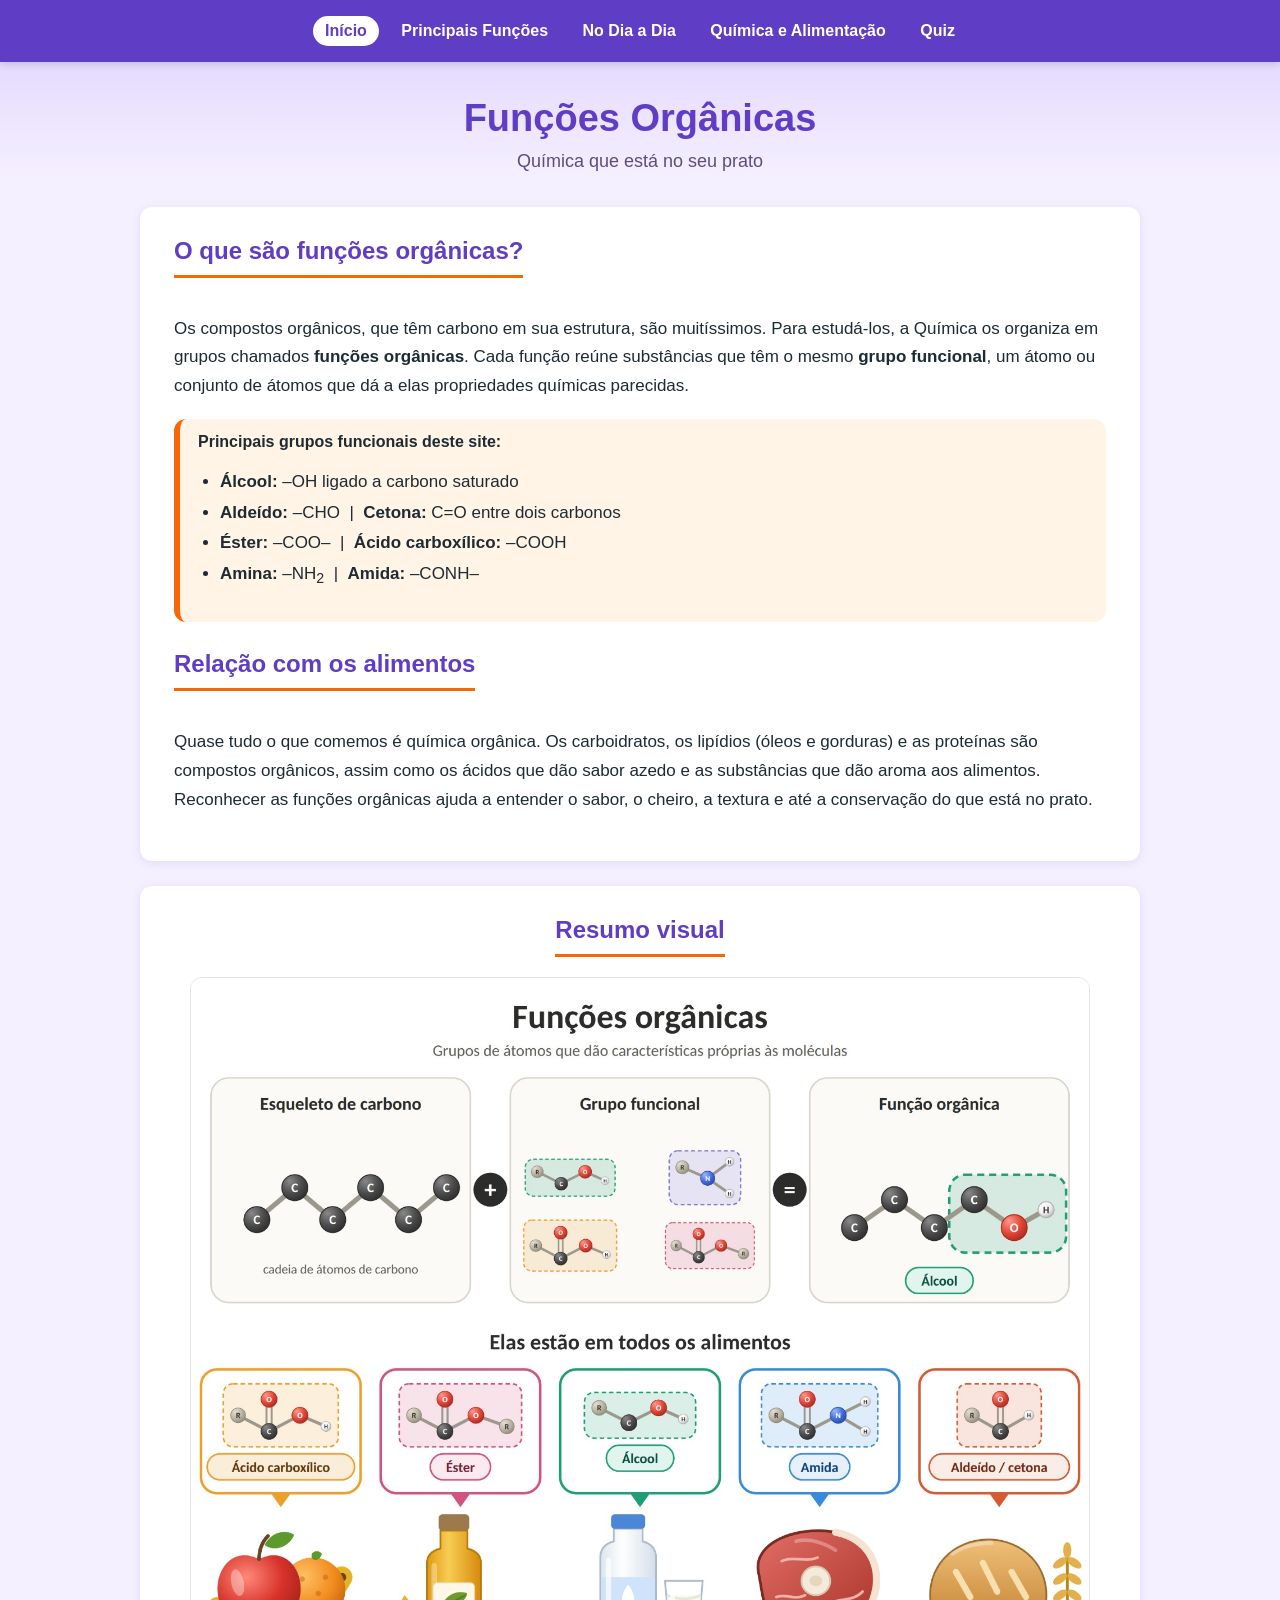
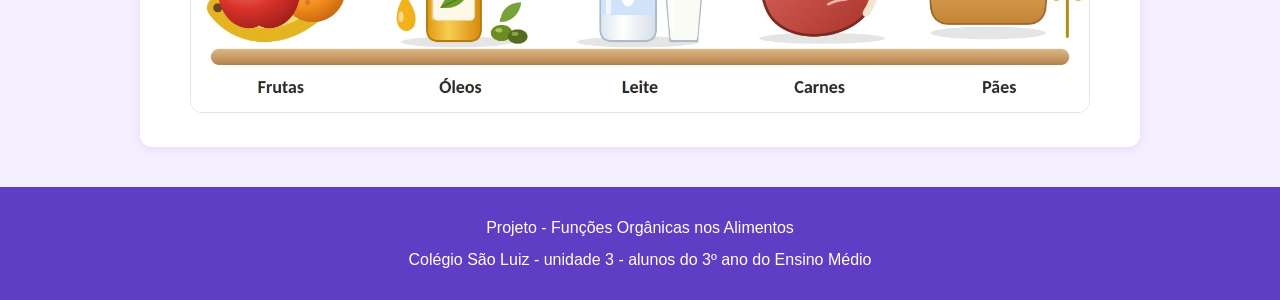
<file: index.html>
<!DOCTYPE html>
<html lang="pt-br">
<head>
    <meta charset="UTF-8">
    <meta name="viewport" content="width=device-width, initial-scale=1.0">
    <title>Início | Funções Orgânicas nos Alimentos</title>
    <link rel="stylesheet" href="style.css">
</head>
<body class="p1">
    <nav>
        <a href="index.html" class="ativo">Início</a>
        <a href="principais.html">Principais Funções</a>
        <a href="diaadia.html">No Dia a Dia</a>
        <a href="quimica.html">Química e Alimentação</a>
        <a href="quiz.html">Quiz</a>
    </nav>
    <header>
        <h1>Funções Orgânicas</h1>
        <p class="sub">Química que está no seu prato</p>
    </header>
    <main>
        <section>
            <h2>O que são funções orgânicas?</h2>
            <p>Os compostos orgânicos, que têm carbono em sua estrutura, são muitíssimos. Para estudá-los, a Química os organiza em grupos chamados <strong>funções orgânicas</strong>. Cada função reúne substâncias que têm o mesmo <strong>grupo funcional</strong>, um átomo ou conjunto de átomos que dá a elas propriedades químicas parecidas.</p>
            <div class="destaque-box"><strong>Principais grupos funcionais deste site:</strong>
                <ul class="lista-simples">
                    <li><strong>Álcool:</strong> –OH ligado a carbono saturado</li>
                    <li><strong>Aldeído:</strong> –CHO &nbsp;|&nbsp; <strong>Cetona:</strong> C=O entre dois carbonos</li>
                    <li><strong>Éster:</strong> –COO– &nbsp;|&nbsp; <strong>Ácido carboxílico:</strong> –COOH</li>
                    <li><strong>Amina:</strong> –NH<sub>2</sub> &nbsp;|&nbsp; <strong>Amida:</strong> –CONH–</li>
                </ul>
            </div>
            <h2 style="margin-top:28px">Relação com os alimentos</h2>
            <p>Quase tudo o que comemos é química orgânica. Os carboidratos, os lipídios (óleos e gorduras) e as proteínas são compostos orgânicos, assim como os ácidos que dão sabor azedo e as substâncias que dão aroma aos alimentos. Reconhecer as funções orgânicas ajuda a entender o sabor, o cheiro, a textura e até a conservação do que está no prato.</p>
        </section>
        <section class="figura-secao">
            <h2>Resumo visual</h2>
            <img src="Imagens/pagina1.jpeg" alt="Esquema mostrando que o esqueleto de carbono somado a um grupo funcional forma a função orgânica, com exemplos em frutas, óleos, leite, carnes e pães">
        </section>
    </main>
    <footer>
        <p>Projeto - Funções Orgânicas nos Alimentos</p>
        <p>Colégio São Luiz - unidade 3 - alunos do 3º ano do Ensino Médio</p>
    </footer>
    <script src="script.js"></script>
</body>
</html>
</file>
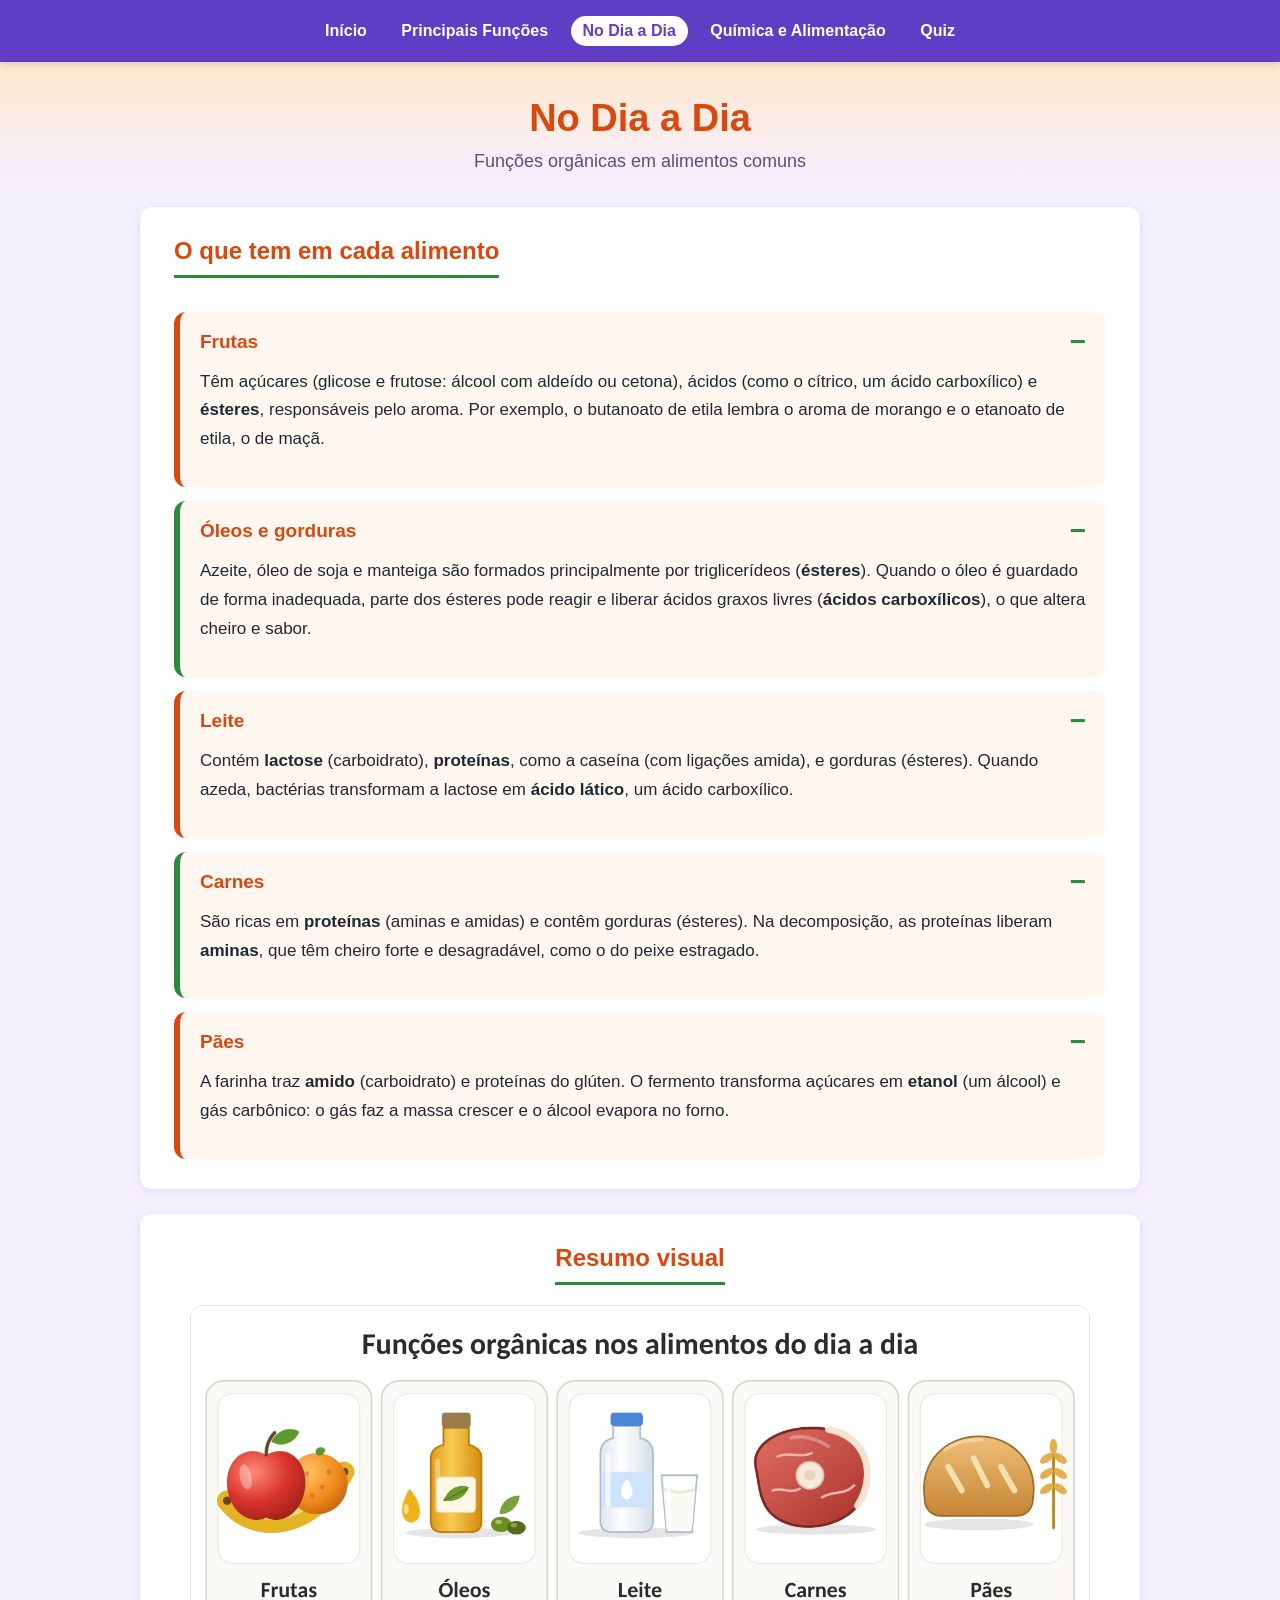
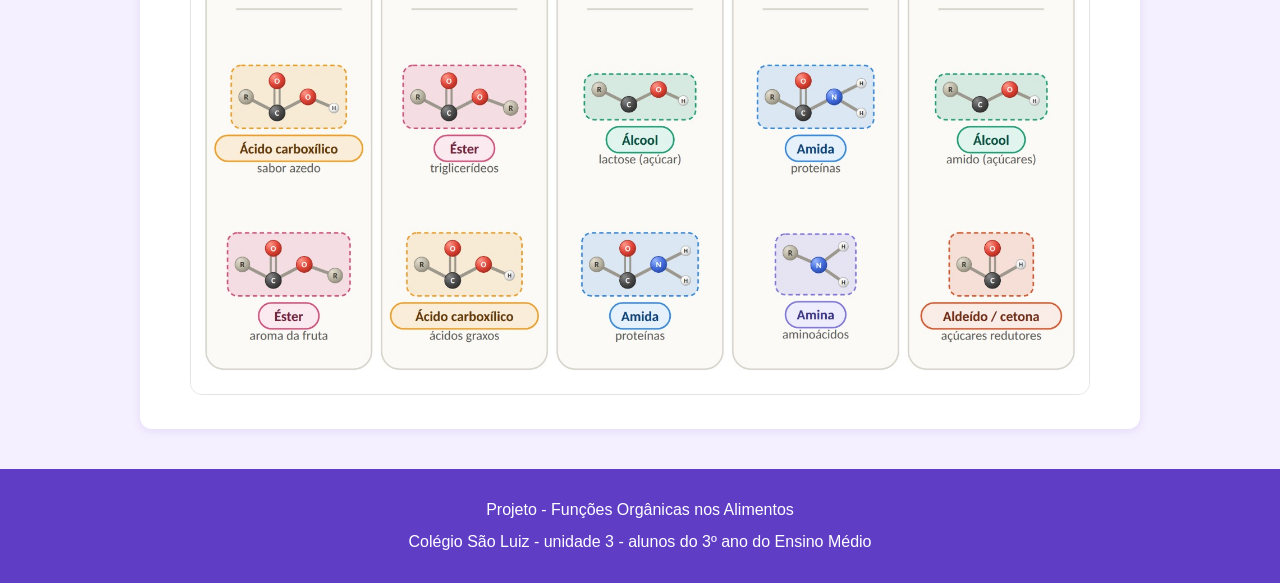
<file: diaadia.html>
<!DOCTYPE html>
<html lang="pt-br">
<head>
    <meta charset="UTF-8">
    <meta name="viewport" content="width=device-width, initial-scale=1.0">
    <title>No Dia a Dia | Funções Orgânicas nos Alimentos</title>
    <link rel="stylesheet" href="style.css">
</head>
<body class="p3">
    <nav>
        <a href="index.html">Início</a>
        <a href="principais.html">Principais Funções</a>
        <a href="diaadia.html" class="ativo">No Dia a Dia</a>
        <a href="quimica.html">Química e Alimentação</a>
        <a href="quiz.html">Quiz</a>
    </nav>
    <header>
        <h1>No Dia a Dia</h1>
        <p class="sub">Funções orgânicas em alimentos comuns</p>
    </header>
    <main>
        <section>
            <h2>O que tem em cada alimento</h2>
            <article class="acordeao aberto">
                <button class="titulo-acordeao">Frutas <span>+</span></button>
                <div class="conteudo-acordeao">
                    <p>Têm açúcares (glicose e frutose: álcool com aldeído ou cetona), ácidos (como o cítrico, um ácido carboxílico) e <strong>ésteres</strong>, responsáveis pelo aroma. Por exemplo, o butanoato de etila lembra o aroma de morango e o etanoato de etila, o de maçã.</p>
                </div>
            </article>
            <article class="acordeao aberto">
                <button class="titulo-acordeao">Óleos e gorduras <span>+</span></button>
                <div class="conteudo-acordeao">
                    <p>Azeite, óleo de soja e manteiga são formados principalmente por triglicerídeos (<strong>ésteres</strong>). Quando o óleo é guardado de forma inadequada, parte dos ésteres pode reagir e liberar ácidos graxos livres (<strong>ácidos carboxílicos</strong>), o que altera cheiro e sabor.</p>
                </div>
            </article>
            <article class="acordeao aberto">
                <button class="titulo-acordeao">Leite <span>+</span></button>
                <div class="conteudo-acordeao">
                    <p>Contém <strong>lactose</strong> (carboidrato), <strong>proteínas</strong>, como a caseína (com ligações amida), e gorduras (ésteres). Quando azeda, bactérias transformam a lactose em <strong>ácido lático</strong>, um ácido carboxílico.</p>
                </div>
            </article>
            <article class="acordeao aberto">
                <button class="titulo-acordeao">Carnes <span>+</span></button>
                <div class="conteudo-acordeao">
                    <p>São ricas em <strong>proteínas</strong> (aminas e amidas) e contêm gorduras (ésteres). Na decomposição, as proteínas liberam <strong>aminas</strong>, que têm cheiro forte e desagradável, como o do peixe estragado.</p>
                </div>
            </article>
            <article class="acordeao aberto">
                <button class="titulo-acordeao">Pães <span>+</span></button>
                <div class="conteudo-acordeao">
                    <p>A farinha traz <strong>amido</strong> (carboidrato) e proteínas do glúten. O fermento transforma açúcares em <strong>etanol</strong> (um álcool) e gás carbônico: o gás faz a massa crescer e o álcool evapora no forno.</p>
                </div>
            </article>
        </section>
        <section class="figura-secao">
            <h2>Resumo visual</h2>
            <img src="Imagens/pagina3.jpeg" alt="Funções orgânicas encontradas em frutas, óleos, leite, carnes e pães">
        </section>
    </main>
    <footer>
        <p>Projeto - Funções Orgânicas nos Alimentos</p>
        <p>Colégio São Luiz - unidade 3 - alunos do 3º ano do Ensino Médio</p>
    </footer>
    <script src="script.js"></script>
</body>
</html>
</file>
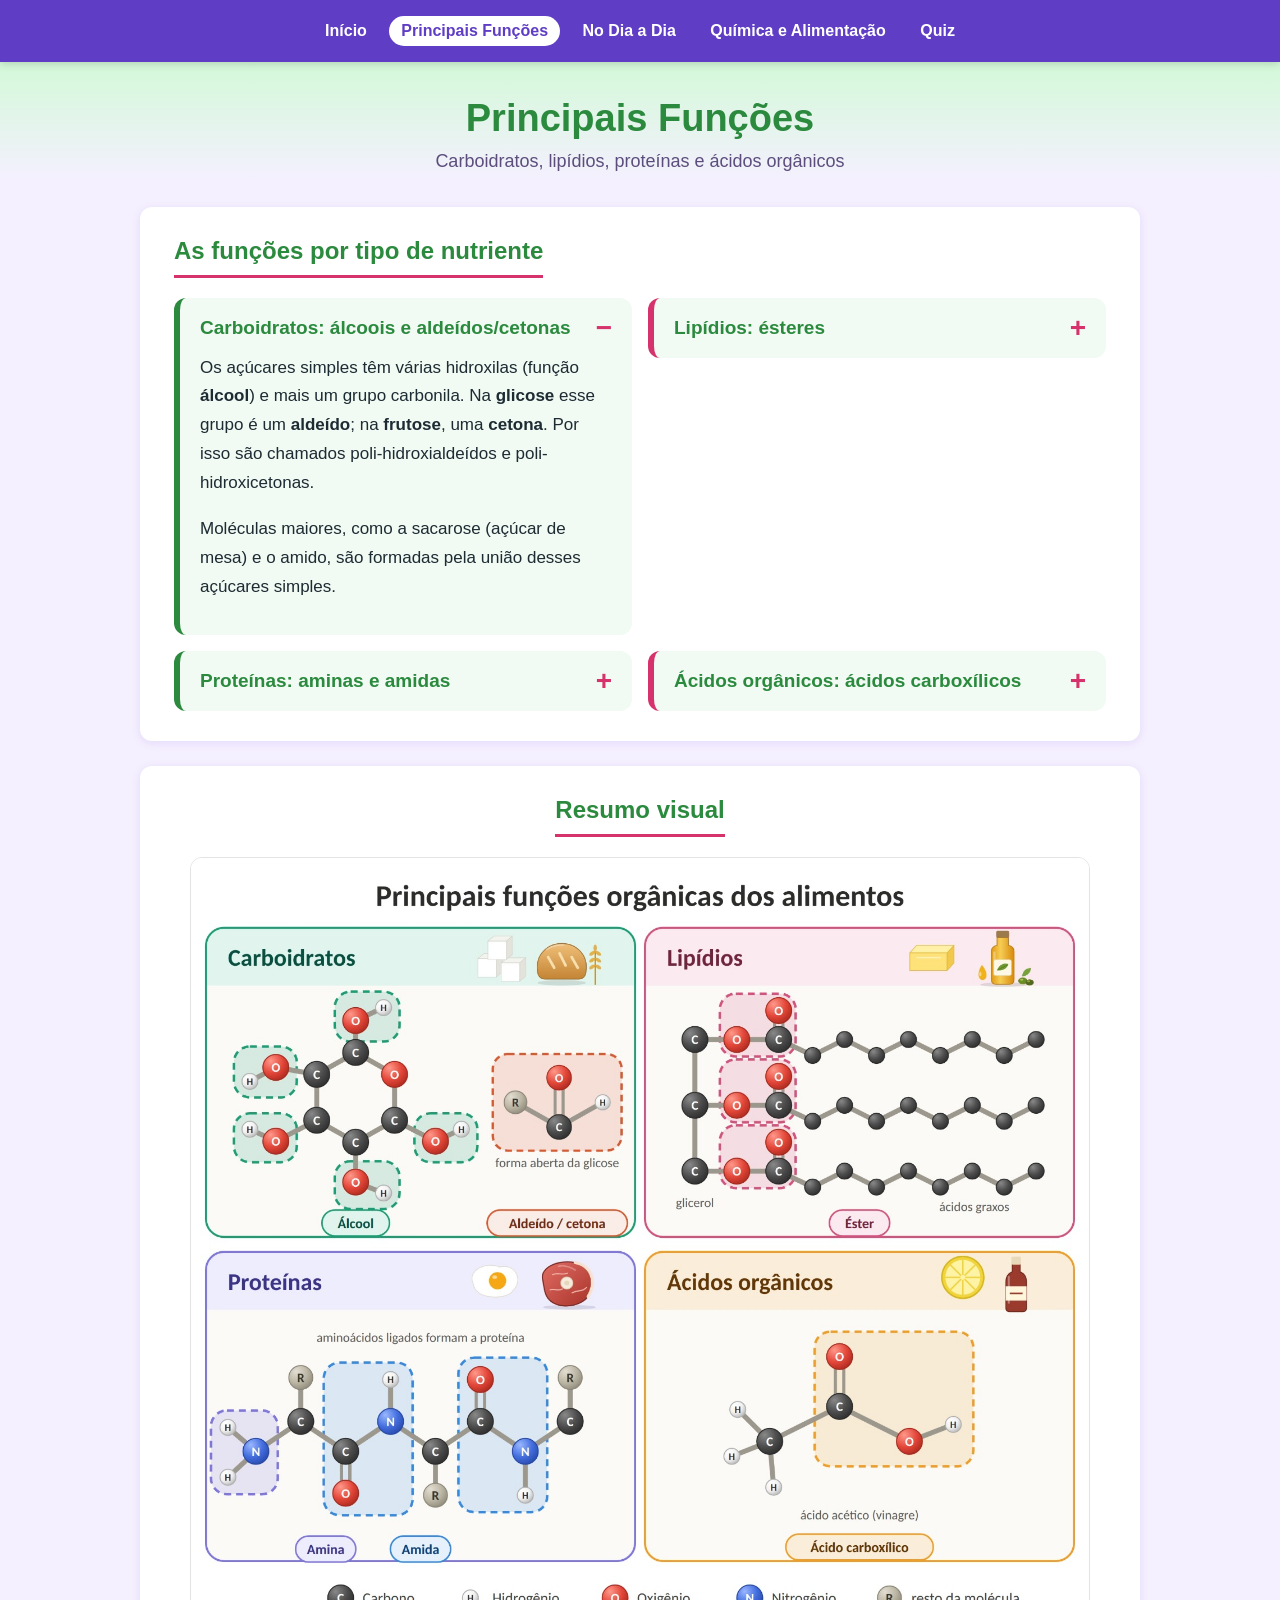
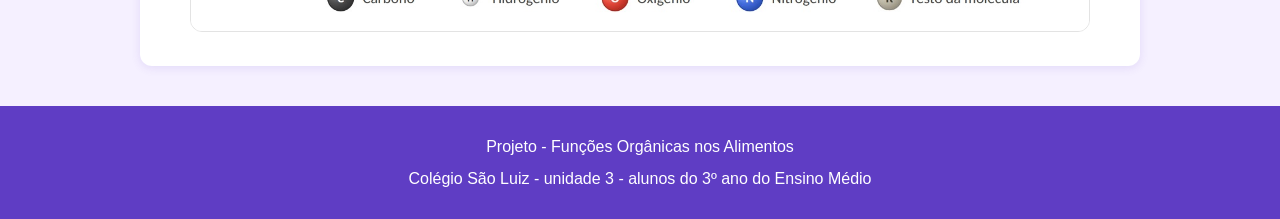
<file: principais.html>
<!DOCTYPE html>
<html lang="pt-br">
<head>
    <meta charset="UTF-8">
    <meta name="viewport" content="width=device-width, initial-scale=1.0">
    <title>Principais Funções | Funções Orgânicas nos Alimentos</title>
    <link rel="stylesheet" href="style.css">
</head>
<body class="p2">
    <nav>
        <a href="index.html">Início</a>
        <a href="principais.html" class="ativo">Principais Funções</a>
        <a href="diaadia.html">No Dia a Dia</a>
        <a href="quimica.html">Química e Alimentação</a>
        <a href="quiz.html">Quiz</a>
    </nav>
    <header>
        <h1>Principais Funções</h1>
        <p class="sub">Carboidratos, lipídios, proteínas e ácidos orgânicos</p>
    </header>
    <main>
        <section>
            <h2>As funções por tipo de nutriente</h2>
            <div class="grade-2">
            <article class="acordeao aberto">
                <button class="titulo-acordeao">Carboidratos: álcoois e aldeídos/cetonas <span>+</span></button>
                <div class="conteudo-acordeao">
                    <p>Os açúcares simples têm várias hidroxilas (função <strong>álcool</strong>) e mais um grupo carbonila. Na <strong>glicose</strong> esse grupo é um <strong>aldeído</strong>; na <strong>frutose</strong>, uma <strong>cetona</strong>. Por isso são chamados poli-hidroxialdeídos e poli-hidroxicetonas.</p>
                    <p>Moléculas maiores, como a sacarose (açúcar de mesa) e o amido, são formadas pela união desses açúcares simples.</p>
                </div>
            </article>
            <article class="acordeao ">
                <button class="titulo-acordeao">Lipídios: ésteres <span>+</span></button>
                <div class="conteudo-acordeao">
                    <p>Óleos e gorduras são formados por <strong>triglicerídeos</strong>, que são <strong>triésteres</strong>: uma molécula de glicerol ligada a três ácidos graxos pela função éster.</p>
                    <p>Em geral, os óleos (líquidos) têm mais ligações duplas na cadeia dos ácidos graxos, e as gorduras (sólidas), mais ligações simples.</p>
                </div>
            </article>
            <article class="acordeao ">
                <button class="titulo-acordeao">Proteínas: aminas e amidas <span>+</span></button>
                <div class="conteudo-acordeao">
                    <p>As proteínas são cadeias de <strong>aminoácidos</strong>, e cada aminoácido possui um grupo <strong>amina</strong> (–NH<sub>2</sub>) e um grupo <strong>ácido carboxílico</strong> (–COOH).</p>
                    <p>Na cadeia, o grupo ácido de um aminoácido se liga ao grupo amina do seguinte, formando uma <strong>ligação peptídica</strong>, que é uma <strong>amida</strong> (–CONH–).</p>
                </div>
            </article>
            <article class="acordeao ">
                <button class="titulo-acordeao">Ácidos orgânicos: ácidos carboxílicos <span>+</span></button>
                <div class="conteudo-acordeao">
                    <p>Os ácidos carboxílicos têm o grupo <strong>–COOH</strong> e costumam dar sabor azedo aos alimentos. Exemplos: o <strong>ácido acético</strong> (vinagre), o <strong>ácido cítrico</strong> (laranja e limão) e o <strong>ácido lático</strong> (leite azedo e iogurte).</p>
                </div>
            </article>
            </div>
        </section>
        <section class="figura-secao">
            <h2>Resumo visual</h2>
            <img src="Imagens/pagina2.jpeg" alt="Funções orgânicas presentes em carboidratos, lipídios, proteínas e ácidos orgânicos, com as moléculas e os grupos funcionais destacados">
        </section>
    </main>
    <footer>
        <p>Projeto - Funções Orgânicas nos Alimentos</p>
        <p>Colégio São Luiz - unidade 3 - alunos do 3º ano do Ensino Médio</p>
    </footer>
    <script src="script.js"></script>
</body>
</html>
</file>
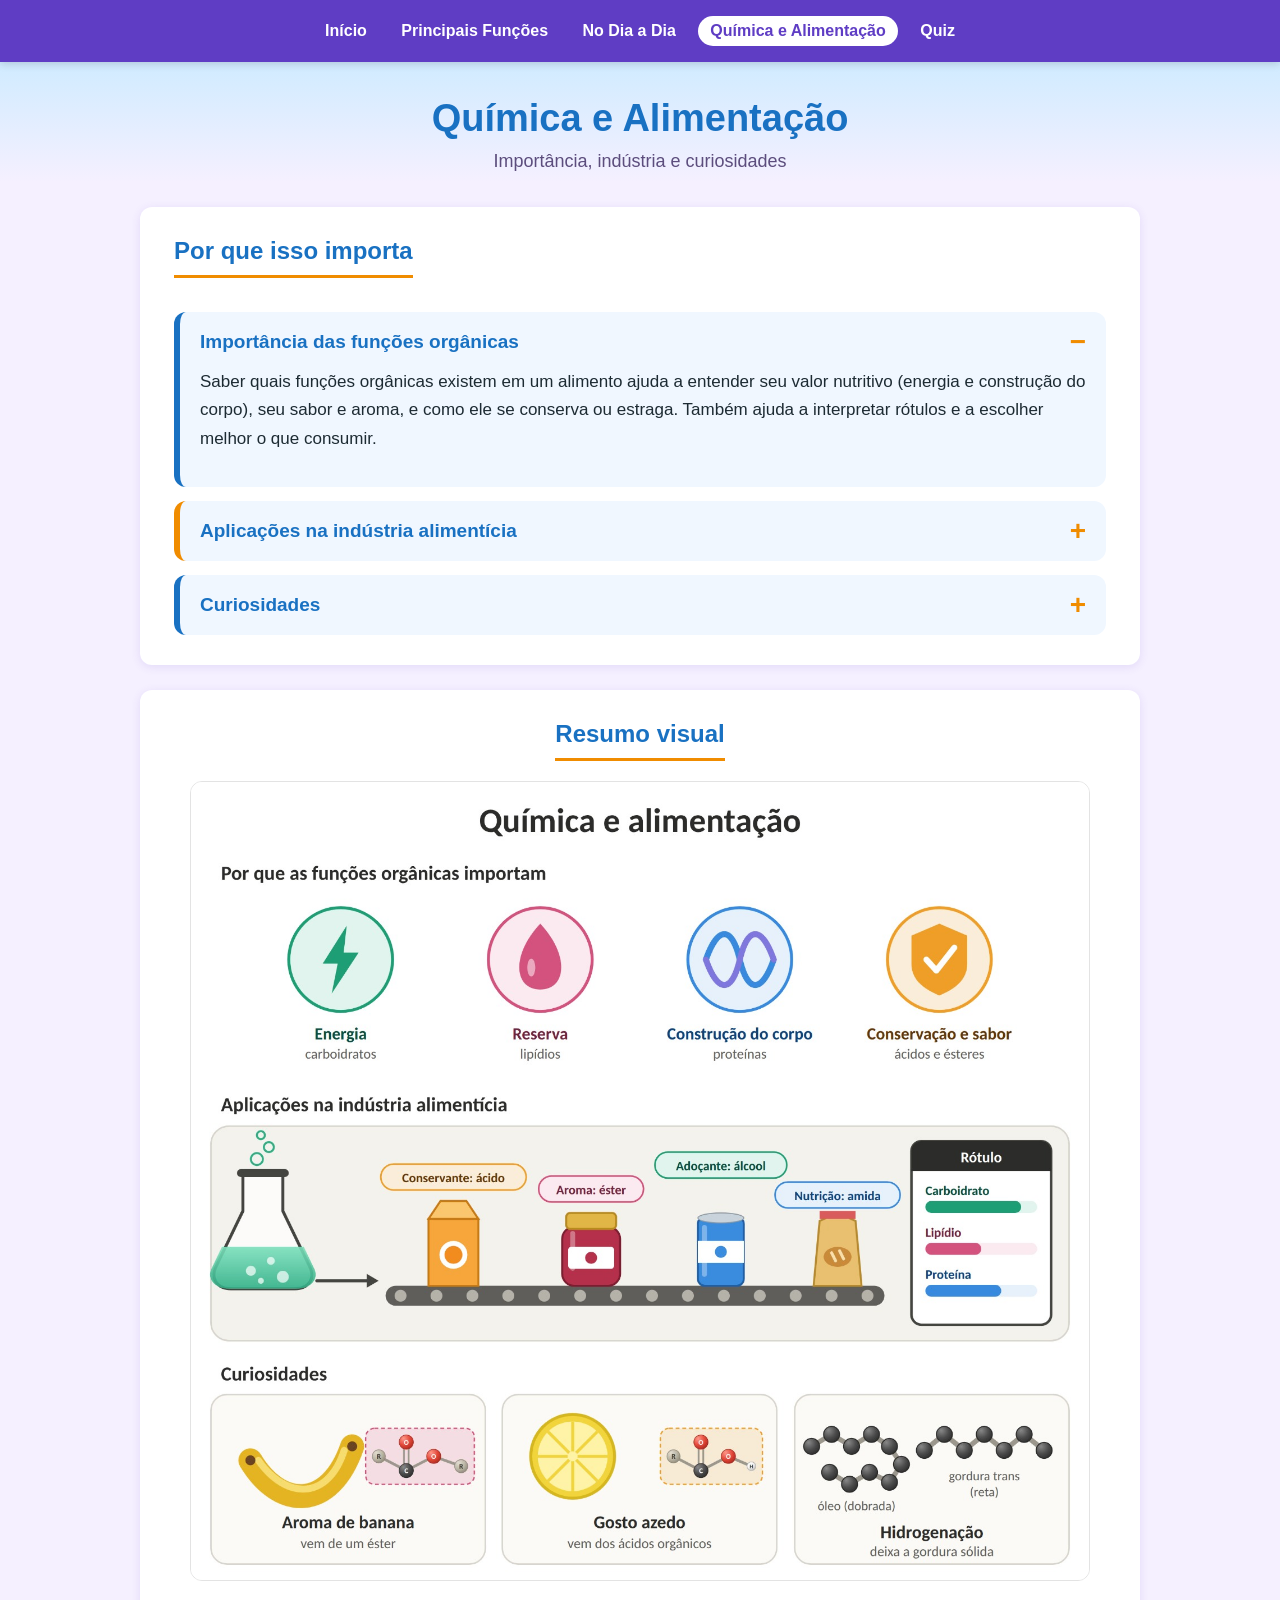
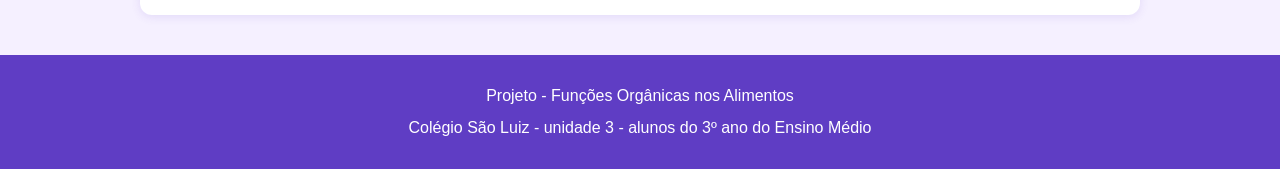
<file: quimica.html>
<!DOCTYPE html>
<html lang="pt-br">
<head>
    <meta charset="UTF-8">
    <meta name="viewport" content="width=device-width, initial-scale=1.0">
    <title>Química e Alimentação | Funções Orgânicas nos Alimentos</title>
    <link rel="stylesheet" href="style.css">
</head>
<body class="p4">
    <nav>
        <a href="index.html">Início</a>
        <a href="principais.html">Principais Funções</a>
        <a href="diaadia.html">No Dia a Dia</a>
        <a href="quimica.html" class="ativo">Química e Alimentação</a>
        <a href="quiz.html">Quiz</a>
    </nav>
    <header>
        <h1>Química e Alimentação</h1>
        <p class="sub">Importância, indústria e curiosidades</p>
    </header>
    <main>
        <section>
            <h2>Por que isso importa</h2>
            <article class="acordeao aberto">
                <button class="titulo-acordeao">Importância das funções orgânicas <span>+</span></button>
                <div class="conteudo-acordeao">
                    <p>Saber quais funções orgânicas existem em um alimento ajuda a entender seu valor nutritivo (energia e construção do corpo), seu sabor e aroma, e como ele se conserva ou estraga. Também ajuda a interpretar rótulos e a escolher melhor o que consumir.</p>
                </div>
            </article>
            <article class="acordeao ">
                <button class="titulo-acordeao">Aplicações na indústria alimentícia <span>+</span></button>
                <div class="conteudo-acordeao">
                    <ul class="lista-simples">
                        <li><strong>Aromatizantes (ésteres):</strong> imitam o aroma e o gosto de frutas em balas, refrigerantes, sorvetes e xaropes.</li>
                        <li><strong>Conservantes:</strong> o ácido benzoico, por exemplo, impede o crescimento de microrganismos.</li>
                        <li><strong>Acidulantes:</strong> ácidos como o cítrico dão sabor azedo e ajudam na conservação.</li>
                        <li><strong>Fermentação:</strong> produz pão, iogurte, queijo, vinagre e bebidas.</li>
                    </ul>
                </div>
            </article>
            <article class="acordeao ">
                <button class="titulo-acordeao">Curiosidades <span>+</span></button>
                <div class="conteudo-acordeao">
                    <ul class="lista-simples">
                        <li>O aroma da baunilha vem em grande parte da <strong>vanilina</strong>, molécula que contém um grupo aldeído.</li>
                        <li>Um mesmo grupo funcional pode dar aromas muito diferentes: vários ésteres são cheiros de frutas distintas.</li>
                        <li>O vinagre é uma solução de ácido acético, um ácido carboxílico.</li>
                        <li>O cheiro de peixe fresco que passa do ponto vem de aminas.</li>
                    </ul>
                </div>
            </article>
        </section>
        <section class="figura-secao">
            <h2>Resumo visual</h2>
            <img src="Imagens/pagina4.jpeg" alt="Importância das funções orgânicas, aplicações na indústria alimentícia e curiosidades sobre química e alimentação">
        </section>
    </main>
    <footer>
        <p>Projeto - Funções Orgânicas nos Alimentos</p>
        <p>Colégio São Luiz - unidade 3 - alunos do 3º ano do Ensino Médio</p>
    </footer>
    <script src="script.js"></script>
</body>
</html>
</file>
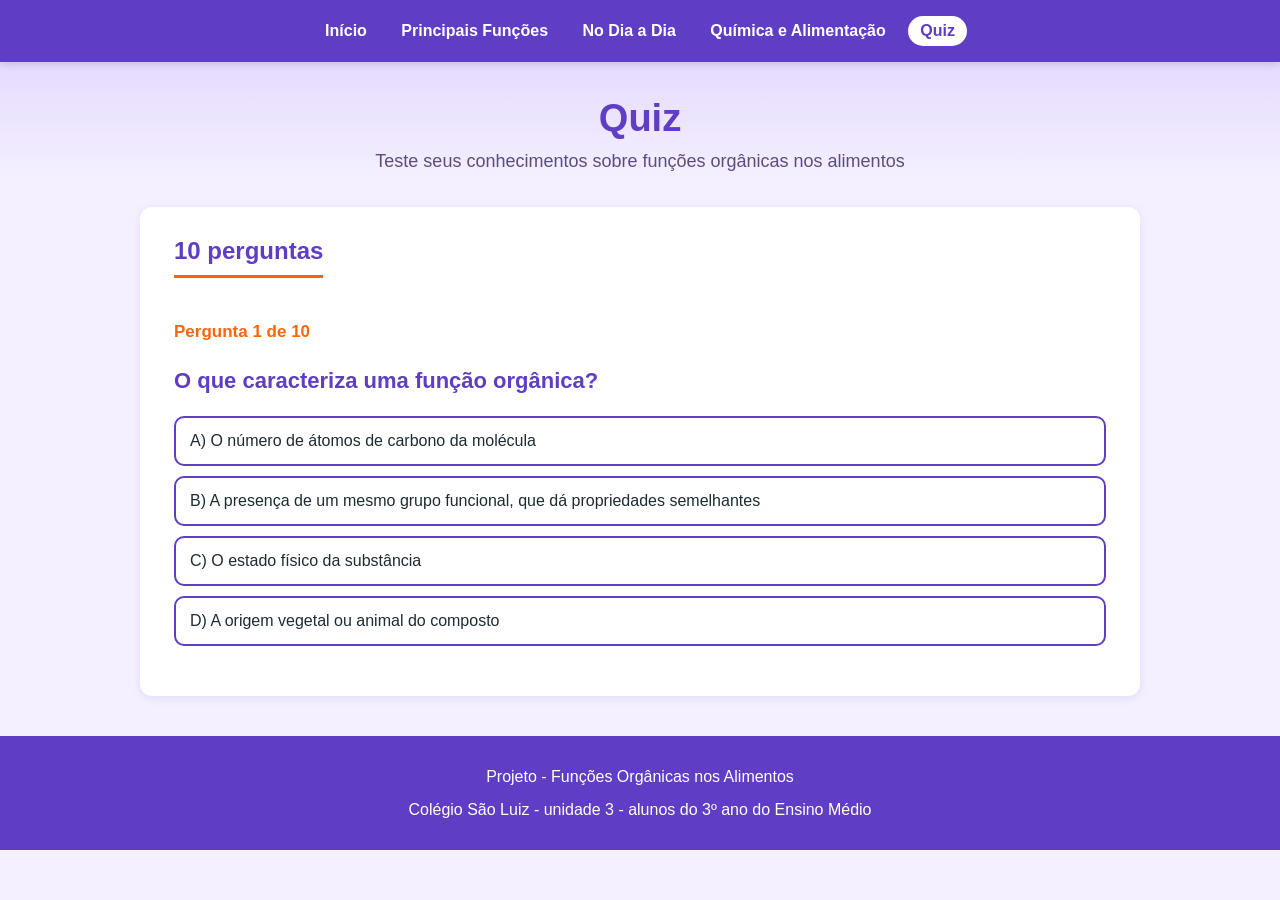
<file: quiz.html>
<!DOCTYPE html>
<html lang="pt-br">
<head>
    <meta charset="UTF-8">
    <meta name="viewport" content="width=device-width, initial-scale=1.0">
    <title>Quiz | Funções Orgânicas nos Alimentos</title>
    <link rel="stylesheet" href="style.css">
</head>
<body class="p5">
    <nav>
        <a href="index.html">Início</a>
        <a href="principais.html">Principais Funções</a>
        <a href="diaadia.html">No Dia a Dia</a>
        <a href="quimica.html">Química e Alimentação</a>
        <a href="quiz.html" class="ativo">Quiz</a>
    </nav>
    <header>
        <h1>Quiz</h1>
        <p class="sub">Teste seus conhecimentos sobre funções orgânicas nos alimentos</p>
    </header>
    <main>
        <section>
            <h2>10 perguntas</h2>
            <div id="quiz-container">
                <p id="progresso"></p>
                <h3 id="pergunta"></h3>
                <div id="alternativas"></div>
                <p id="feedback"></p>
                <button id="proxima" onclick="proximaPergunta()">Próxima pergunta</button>
            </div>
        </section>
    </main>
    <footer>
        <p>Projeto - Funções Orgânicas nos Alimentos</p>
        <p>Colégio São Luiz - unidade 3 - alunos do 3º ano do Ensino Médio</p>
    </footer>
    <script src="script.js"></script>
</body>
</html>
</file>
<file: style.css>
:root{--primary-color:#5f3dc4;--accent-color:#f76707;--bg-light:#f5f0ff;--bg-card:#f8f5ff;--text-dark:#1d2b33;--radius:12px;--tint:#e5dbff;--menu:#5f3dc4}
body.p1{--primary-color:#5f3dc4;--accent-color:#f76707;--tint:#e5dbff}
body.p2{--primary-color:#2b8a3e;--accent-color:#d6336c;--bg-card:#f1faf3;--tint:#d3f9d8}
body.p3{--primary-color:#d9480f;--accent-color:#2b8a3e;--bg-card:#fff7f0;--tint:#ffe8cc}
body.p4{--primary-color:#1971c2;--accent-color:#f08c00;--bg-card:#f0f7ff;--tint:#d0ebff}
*{box-sizing:border-box}
html{scroll-behavior:smooth}
body{margin:0;font-family:"Segoe UI",Arial,sans-serif;background:var(--bg-light);color:var(--text-dark)}
p{line-height:1.7}
nav{background:var(--menu);padding:14px;position:sticky;top:0;z-index:1000;text-align:center;box-shadow:0 2px 8px rgba(0,0,0,.15)}
nav a{color:#fff;text-decoration:none;margin:2px 3px;font-weight:600;display:inline-block;padding:6px 12px;border-radius:20px;transition:.2s}
nav a:hover{background:rgba(255,255,255,.2)}
nav a.ativo{background:#fff;color:var(--menu)}
header{text-align:center;padding:35px 20px 5px;background:linear-gradient(var(--tint),var(--bg-light))}
header h1{margin:0 0 6px;font-size:38px;color:var(--primary-color)}
header .sub{margin:0;color:#5c4d7d;font-size:18px}
.hero{max-width:1000px;width:92%;margin:25px auto 0}
.hero img{width:100%;height:auto;display:block;border-radius:var(--radius);box-shadow:0 4px 16px rgba(0,0,0,.18);border:4px solid #fff}
main{width:92%;max-width:1000px;margin:auto}
section{background:#fff;margin:25px 0;padding:30px;border-radius:var(--radius);box-shadow:0 2px 10px rgba(95,61,196,.12)}
section h2{color:var(--primary-color);border-bottom:3px solid var(--accent-color);padding-bottom:10px;margin-top:0;display:inline-block}
.acordeao{background:var(--bg-card);padding:16px 20px;margin-top:14px;border-left:6px solid var(--primary-color);border-radius:var(--radius)}
.acordeao:nth-of-type(even){border-left-color:var(--accent-color)}
.titulo-acordeao{width:100%;background:transparent;border:none;padding:0;font:600 19px "Segoe UI",Arial,sans-serif;color:var(--primary-color);cursor:pointer;display:flex;justify-content:space-between;align-items:center;text-align:left;gap:12px}
.titulo-acordeao span{font-size:28px;line-height:1;color:var(--accent-color)}
.conteudo-acordeao{display:none;margin-top:12px}
.conteudo-acordeao p:first-child{margin-top:0}
.lista-simples{padding-left:22px;line-height:1.8}
.destaque-box{background:#fff4e6;border-left:6px solid var(--accent-color);padding:14px 18px;border-radius:var(--radius);margin-top:18px}
#quiz-container{margin-top:20px}
#progresso{font-weight:bold;color:var(--accent-color)}
#pergunta{color:var(--primary-color);font-size:22px}
#alternativas{display:flex;flex-direction:column;gap:10px;margin:20px 0}
#alternativas button{padding:14px;border:2px solid var(--primary-color);border-radius:10px;background:#fff;cursor:pointer;text-align:left;font-size:16px;color:var(--text-dark)}
#alternativas button:hover:not(:disabled){background:#ece5ff}
#alternativas button.correta{background:#d4edda;border-color:#2e7d32;color:#1b5e20}
#alternativas button.errada{background:#f8d7da;border-color:#c62828;color:#8e0000}
#alternativas button:disabled{cursor:default}
#feedback{margin-top:15px;padding:12px;background:var(--bg-light);border-radius:8px;font-weight:600}
#feedback:empty{display:none}
#proxima,#refazer{background:var(--primary-color);color:#fff;border:none;padding:12px 22px;border-radius:25px;cursor:pointer;font-weight:bold;font-size:16px}
#proxima{display:none}
#proxima:hover,#refazer:hover{background:var(--accent-color)}
footer{background:var(--menu);color:#fff;text-align:center;padding:22px 20px;margin-top:40px}
footer p{margin:5px 0}
@media(max-width:700px){header h1{font-size:28px}section{padding:20px}nav a{padding:5px 9px;font-size:14px;margin:2px}.titulo-acordeao{font-size:16px}}

main p,main li{font-size:17px}
section{padding:30px 34px}
.grade-2{display:grid;grid-template-columns:1fr 1fr;gap:16px;align-items:start}
.grade-2 .acordeao{margin-top:0}
.figura-secao{text-align:center}
.figura-secao h2{display:inline-block}
.figura-secao img{width:100%;max-width:900px;height:auto;border-radius:var(--radius);border:1px solid #e3e3e3;background:#fff}
.legenda{font-size:14px!important;color:#6b6b6b;margin:8px 0 0}
@media(max-width:700px){.grade-2{grid-template-columns:1fr}section{padding:20px}}
</file>
